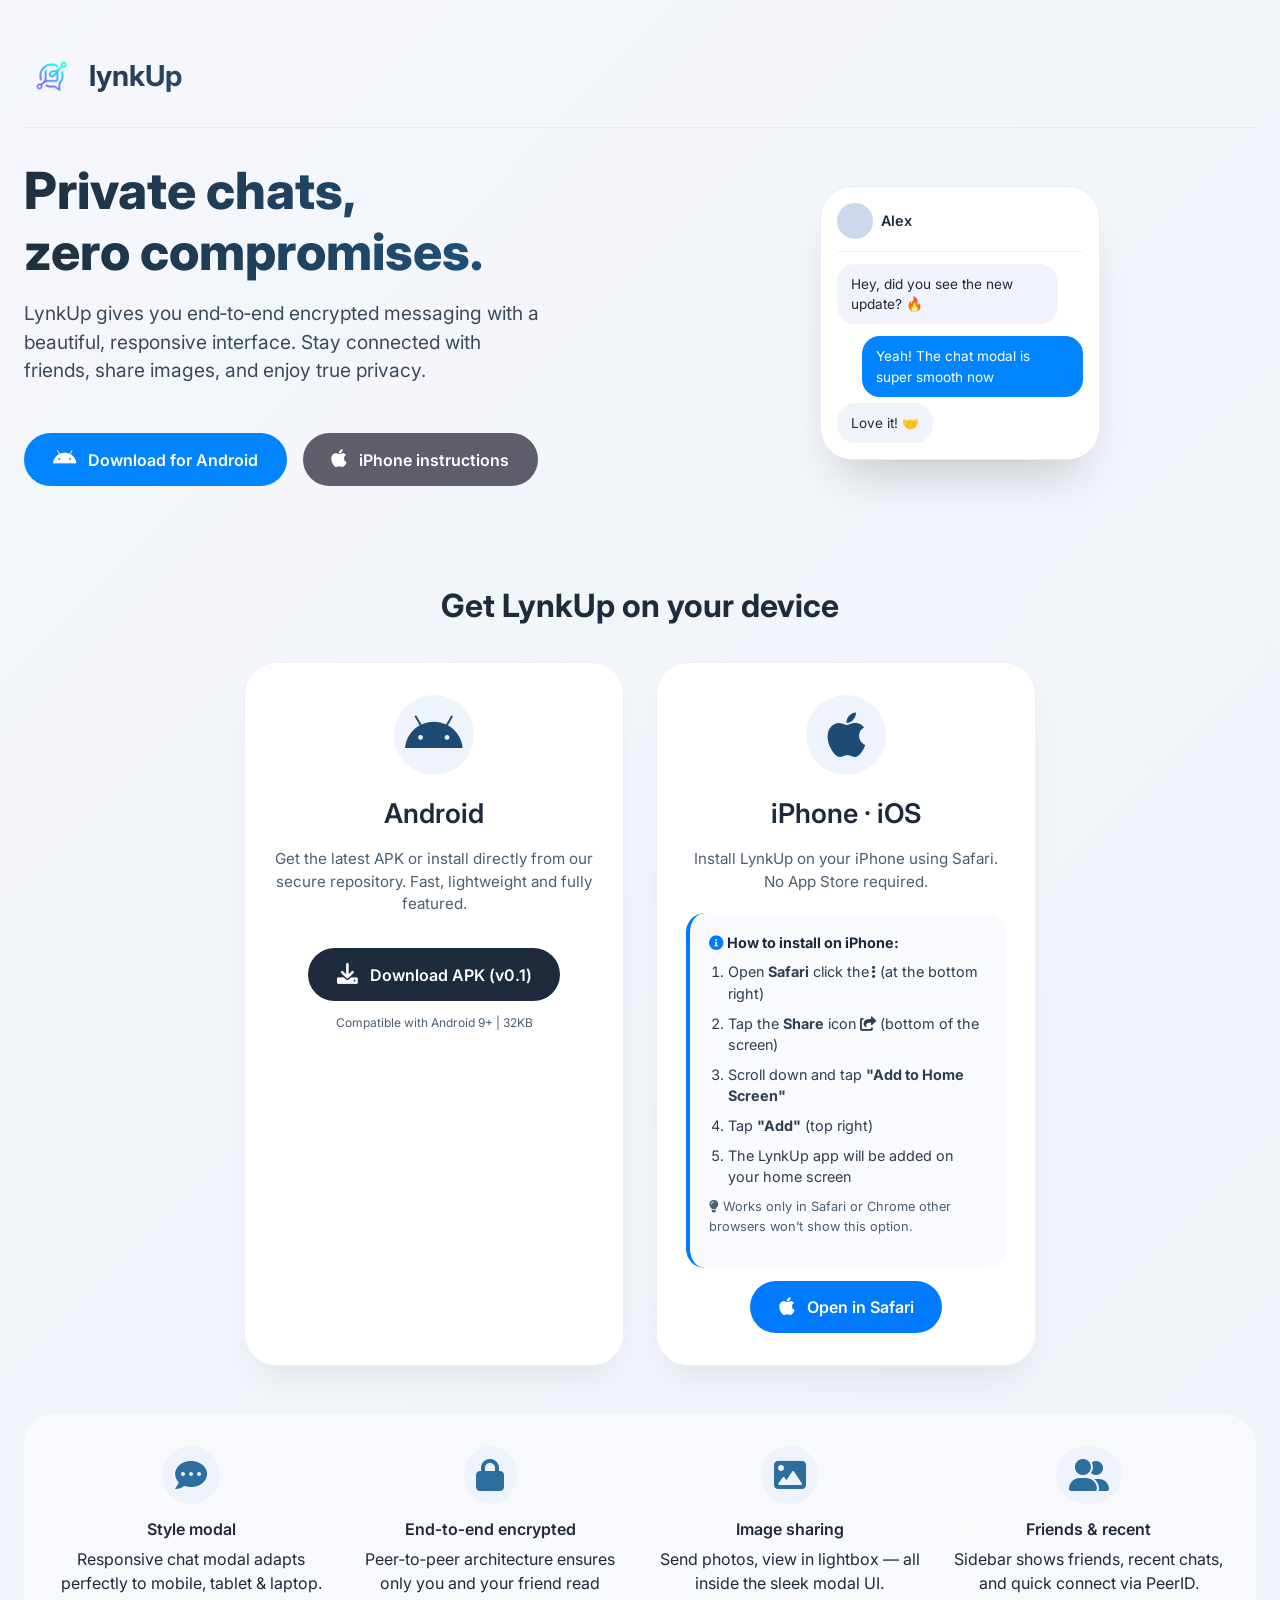
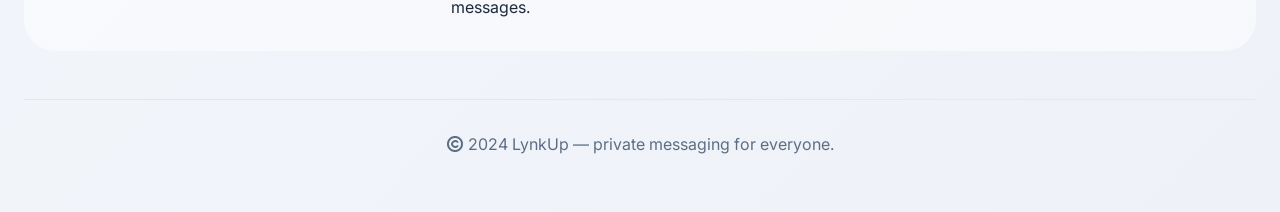
<file: templates/mll.html>
<!DOCTYPE html>
<html lang="en">
<head>
  <meta charset="UTF-8">
  <meta name="viewport" content="width=device-width, initial-scale=1.0, viewport-fit=cover">
  <title>LynkUp · Private Chat · Download Now</title>
  <!-- Google Fonts + Font Awesome -->
  <link href="https://fonts.googleapis.com/css2?family=Inter:opsz,wght@14..32,300;14..32,400;14..32,500;14..32,600;14..32,700&display=swap" rel="stylesheet">
  <link rel="stylesheet" href="https://cdnjs.cloudflare.com/ajax/libs/font-awesome/6.0.0-beta3/css/all.min.css">
  
  <link rel="manifest" href="/static/manifest.json">
  <meta name="theme-color" content="#111827">
  <meta name="apple-mobile-web-app-capable" content="yes">
  <meta name="apple-mobile-web-app-status-bar-style" content="#111827">
  <meta name="apple-mobile-web-app-title" content="LynkUp">
  <link rel="apple-touch-icon" href="/static/icons/icon-192.png">
  <style>
    * {
      margin: 0;
      padding: 0;
      box-sizing: border-box;
    }

    body {
      background: linear-gradient(135deg, #f5f7fc 0%, #eef2f8 100%);
      font-family: 'Inter', -apple-system, BlinkMacSystemFont, 'Segoe UI', Roboto, Helvetica, Arial, sans-serif;
      color: #1e293b;
      line-height: 1.5;
      overflow-x: hidden;
    }

    /* Custom container */
    .container {
      max-width: 1280px;
      margin: 0 auto;
      padding: 2rem 1.5rem;
    }

    /* header / nav */
    .navbar {
      display: flex;
      justify-content: space-between;
      align-items: center;
      flex-wrap: wrap;
      gap: 1rem;
      padding: 1rem 0 1.5rem;
      border-bottom: 1px solid rgba(0,0,0,0.05);
    }
    .logo {
      display: flex;
      align-items: center;
      gap: 10px;
      font-size: 1.8rem;
      font-weight: 700;
      background: linear-gradient(135deg, #1e2b3c, #2c4b6e);
      background-clip: text;
      -webkit-background-clip: text;
      color: transparent;
    }
    .logo i {
      background: none;
      color: #2c5f8a;
      font-size: 2rem;
    }
    .nav-links {
      display: flex;
      gap: 2rem;
    }
    .nav-links a {
      text-decoration: none;
      color: #4a5b6e;
      font-weight: 500;
      transition: 0.2s;
    }
    .nav-links a:hover { color: #1e4a76; }

    /* hero */
    .hero {
      display: flex;
      flex-wrap: wrap;
      align-items: center;
      justify-content: space-between;
      gap: 3rem;
      padding: 2rem 0 3rem;
    }
    .hero-text {
      flex: 1;
      min-width: 260px;
    }
    .hero-text h1 {
      font-size: 3.2rem;
      font-weight: 800;
      line-height: 1.2;
      background: linear-gradient(to right, #1f2f3f, #1e5a8a);
      background-clip: text;
      -webkit-background-clip: text;
      color: transparent;
      margin-bottom: 1rem;
    }
    .hero-text p {
      font-size: 1.2rem;
      color: #3a4a5c;
      margin: 1rem 0 1.8rem;
      max-width: 520px;
    }
    .hero-illustration {
      flex: 1;
      display: flex;
      justify-content: center;
      align-items: center;
    }
    .mockup-chat {
      background: #fff;
      border-radius: 32px;
      box-shadow: 0 30px 50px -20px rgba(0,0,0,0.2);
      padding: 1rem;
      width: 280px;
      background: #ffffff;
      border: 1px solid #e9eef3;
    }
    .mockup-header {
      display: flex;
      align-items: center;
      gap: 8px;
      padding-bottom: 12px;
      border-bottom: 1px solid #edf2f7;
    }
    .mockup-avatar {
      width: 36px;
      height: 36px;
      background: #ccd8ec;
      border-radius: 50%;
    }
    .mockup-name { font-weight: 600; font-size: 0.9rem; }
    .mockup-message {
      margin-top: 12px;
      background: #f0f4fa;
      border-radius: 18px;
      padding: 10px 14px;
      width: fit-content;
      max-width: 90%;
      font-size: 0.85rem;
    }
    .mockup-message.me {
      background: #0084ff;
      color: white;
      margin-left: auto;
    }

    /* download cards row */
    .download-section {
      margin: 3rem 0 2rem;
    }
    .section-title {
      text-align: center;
      font-size: 2rem;
      font-weight: 700;
      margin-bottom: 2rem;
      color: #1e2b3c;
    }
    .cards {
      display: flex;
      flex-wrap: wrap;
      gap: 2rem;
      justify-content: center;
    }
    .card {
      background: #ffffff;
      border-radius: 2rem;
      box-shadow: 0 20px 35px -12px rgba(0,0,0,0.08);
      flex: 1;
      min-width: 280px;
      max-width: 380px;
      padding: 2rem 1.8rem;
      transition: transform 0.2s ease, box-shadow 0.2s;
      border: 1px solid #eef2f8;
      text-align: center;
    }
    .card:hover {
      transform: translateY(-5px);
      box-shadow: 0 28px 40px -16px rgba(0,0,0,0.12);
    }
    .card-icon {
      font-size: 3.2rem;
      background: #eef3fc;
      width: 80px;
      height: 80px;
      display: flex;
      align-items: center;
      justify-content: center;
      border-radius: 60px;
      margin: 0 auto 1.2rem;
      color: #1e4a76;
    }
    .card h3 {
      font-size: 1.7rem;
      font-weight: 600;
      margin-bottom: 0.75rem;
    }
    .card p {
      color: #4b5f73;
      margin: 0.8rem 0;
      font-size: 0.95rem;
    }
    .download-btn {
      display: inline-flex;
      align-items: center;
      gap: 12px;
      background: #1e2b3c;
      color: white;
      text-decoration: none;
      font-weight: 600;
      padding: 0.9rem 1.8rem;
      border-radius: 60px;
      margin-top: 1.2rem;
      transition: 0.2s;
      border: none;
      cursor: pointer;
      font-size: 1rem;
    }
    .download-btn i { font-size: 1.3rem; }
    .download-btn:hover {
      background: #0f2c40;
      transform: scale(0.97);
    }
    .apple-instructions {
      background: #f8fafd;
      border-radius: 1.2rem;
      padding: 1.2rem;
      margin-top: 1.2rem;
      text-align: left;
      font-size: 0.9rem;
      border-left: 4px solid #007aff;
    }
    .apple-instructions ol {
      margin-left: 1.2rem;
      margin-top: 0.5rem;
      color: #2c3e50;
    }
    .apple-instructions li {
      margin: 0.5rem 0;
    }
    .beta-badge {
      background: #eef2ff;
      color: #2563eb;
      border-radius: 40px;
      padding: 0.2rem 0.9rem;
      font-size: 0.75rem;
      font-weight: 600;
      display: inline-block;
      margin-bottom: 1rem;
    }
    .feature-grid {
      display: flex;
      flex-wrap: wrap;
      gap: 1.8rem;
      justify-content: space-between;
      margin: 3rem 0;
      background: rgba(255,255,255,0.5);
      border-radius: 2rem;
      padding: 2rem;
    }
    .feature {
      flex: 1;
      min-width: 180px;
      text-align: center;
    }
    .feature i {
      font-size: 2rem;
      color: #2c6e9e;
      background: #eef2fa;
      padding: 0.8rem;
      border-radius: 50%;
    }
    .feature h4 { margin: 0.8rem 0 0.4rem; font-weight: 600; }

    footer {
      text-align: center;
      padding: 2rem 0 1.5rem;
      border-top: 1px solid #e2e8f0;
      margin-top: 2rem;
      color: #5d6e83;
    }

    @media (max-width: 800px) {
      .hero-text h1 { font-size: 2.5rem; }
      .container { padding: 1rem 1.2rem; }
      .navbar { flex-direction: column; align-items: flex-start; }
      .cards { flex-direction: column; align-items: center; }
      .feature-grid { flex-direction: column; align-items: center; gap: 2rem; }
    }
    @media (max-width: 480px) {
      .hero-text h1 { font-size: 2rem; }
      .download-btn { width: 100%; justify-content: center; }
    }

    /* toast / small feedback */
    .toast-msg {
      position: fixed;
      bottom: 20px;
      left: 50%;
      transform: translateX(-50%);
      background: #1e2b3c;
      color: white;
      padding: 10px 20px;
      border-radius: 60px;
      font-size: 0.9rem;
      z-index: 1000;
      opacity: 0;
      transition: opacity 0.2s;
      pointer-events: none;
    }
    
        .logo img {
  width: 55px;      /* adjust size */
  height: 55px;
  object-fit: cover;
}
  </style>
</head>
<body>

<div class="container">
  <!-- Navigation -->
  <div class="navbar">
    <div class="logo">
      <img src="/static/icons/icon-512.png">
      <span>lynkUp</span>
    </div>
  </div>

  <!-- Hero -->
  <div class="hero">
    <div class="hero-text">
      <h1>Private chats,<br>zero compromises.</h1>
      <p>LynkUp gives you end‑to‑end encrypted messaging with a beautiful, responsive interface. Stay connected with friends, share images, and enjoy true privacy.</p>
      <div style="display: flex; gap: 1rem; flex-wrap: wrap;">
        <a href="#android-download" class="download-btn" style="background: #0084ff;"><i class="fab fa-android"></i> Download for Android</a>
        <a href="#iphone-instructions" class="download-btn" style="background: #5e5e6b;"><i class="fab fa-apple"></i> iPhone instructions</a>
      </div>
    </div>
    <div class="hero-illustration">
      <div class="mockup-chat">
        <div class="mockup-header">
          <div class="mockup-avatar"></div>
          <div class="mockup-name">Alex</div>
        </div>
        <div class="mockup-message">Hey, did you see the new update? 🔥</div>
        <div class="mockup-message me">Yeah! The chat modal is super smooth now</div>
        <div class="mockup-message" style="margin-top: 6px;">Love it! 🤝</div>
      </div>
    </div>
  </div>

  <!-- Download Section (Android + iPhone) -->
  <div class="download-section" id="download-area">
    <h2 class="section-title">Get LynkUp on your device</h2>
    <div class="cards">
      <!-- Android Card -->
      <div class="card" id="android-download">
        <div class="card-icon"><i class="fab fa-android"></i></div>
        <h3>Android</h3>
        <p>Get the latest APK or install directly from our secure repository. Fast, lightweight and fully featured.</p>
        <a href="#" class="download-btn" id="androidDownloadBtn"><i class="fas fa-download"></i> Download APK (v0.1)</a>
        <p style="font-size: 0.75rem; margin-top: 0.8rem;">Compatible with Android 9+ | 32KB</p>
      </div>

      <!-- iPhone Card (special instructions) -->
<div class="card" id="iphone-instructions">
  <div class="card-icon"><i class="fab fa-apple"></i></div>
  <h3>iPhone · iOS</h3>

  <p>Install LynkUp on your iPhone using Safari. No App Store required.</p>

  <div class="apple-instructions">
    <i class="fas fa-info-circle" style="color: #007aff;"></i> 
    <strong>How to install on iPhone:</strong>

    <ol>
      <li>Open <strong>Safari</strong> click the<strong> <i class="fa-solid fa-ellipsis-vertical"></i></strong> (at the bottom right)</li>
      <li>Tap the <strong>Share</strong> icon <i class="fas fa-share-square"></i> (bottom of the screen)</li>
      <li>Scroll down and tap <strong>"Add to Home Screen"</strong></li>
      <li>Tap <strong>"Add"</strong> (top right)</li>
      <li>The LynkUp app will be added on your home screen</li>
    </ol>

    <p style="margin-top: 0.6rem; font-size: 0.8rem;">
      <i class="fas fa-lightbulb"></i> 
      Works only in Safari or Chrome other browsers won’t show this option.
    </p>
  </div>

  <a href="/" class="download-btn" style="background: #007aff; margin-top: 0.8rem;">
    <i class="fab fa-apple"></i> Open in Safari
  </a>
</div>
    </div>
  </div>

  <!-- Feature highlights -->
  <div class="feature-grid">
    <div class="feature">
      <i class="fas fa-comment-dots"></i>
      <h4>Style modal</h4>
      <p>Responsive chat modal adapts perfectly to mobile, tablet & laptop.</p>
    </div>
    <div class="feature">
      <i class="fas fa-lock"></i>
      <h4>End‑to‑end encrypted</h4>
      <p>Peer‑to‑peer architecture ensures only you and your friend read messages.</p>
    </div>
    <div class="feature">
      <i class="fas fa-image"></i>
      <h4>Image sharing</h4>
      <p>Send photos, view in lightbox — all inside the sleek modal UI.</p>
    </div>
    <div class="feature">
      <i class="fas fa-user-friends"></i>
      <h4>Friends & recent</h4>
      <p>Sidebar shows friends, recent chats, and quick connect via PeerID.</p>
    </div>
  </div>

  <footer>
    <p><i class="far fa-copyright"></i> 2024 LynkUp — private messaging for everyone. </p>
  </footer>
</div>

<div id="toastMessage" class="toast-msg"></div>

<script>
  // Interactive demo: show feedback for download buttons (since actual APK/TestFlight links can be replaced)
  const androidBtn = document.getElementById('androidDownloadBtn');
  const iosTestflight = document.getElementById('iosTestflightBtn');
  const testflightLink = document.getElementById('testflightLink');
  const toastDiv = document.getElementById('toastMessage');

  function showToast(message, isSuccess = true) {
    toastDiv.textContent = message;
    toastDiv.style.opacity = '1';
    toastDiv.style.backgroundColor = isSuccess ? '#1e2b3c' : '#b91c1c';
    setTimeout(() => {
      toastDiv.style.opacity = '0';
    }, 2800);
  }
  
if ("serviceWorker" in navigator) {
  navigator.serviceWorker.register("/sw.js")
    .then(() => console.log("SW registered"))
    .catch(err => console.log(err));
}

let deferredPrompt;

window.addEventListener("beforeinstallprompt", (e) => {
  e.preventDefault(); // Prevent automatic popup
  deferredPrompt = e;
});

async function installApp() {
  if (!deferredPrompt) return;

  deferredPrompt.prompt();
  const { outcome } = await deferredPrompt.userChoice;
  console.log("Install result:", outcome);

  deferredPrompt = null;
}

  // Android download simulation (replace with actual APK URL)
  androidBtn.addEventListener('click', async (e) => {
    e.preventDefault();
    
    showToast('Download started: LynkUp_v0.5.apk');
    await installApp();
  });

  // iOS TestFlight simulation + instructions
  iosTestflight.addEventListener('click', (e) => {
    e.preventDefault();
    showToast('🍎 Opening TestFlight invite link (demo). In production, redirect to TestFlight public link.');
    // For real implementation: window.open('https://testflight.apple.com/join/xxxxx', '_blank');
  });

  testflightLink.addEventListener('click', (e) => {
    e.preventDefault();
    showToast('🔗 TestFlight invite: lynk.beta/invite (copy link manually or use official invite)');
  });

  // Smooth scroll when clicking on nav / hero buttons
  document.querySelectorAll('a[href^="#"]').forEach(anchor => {
    anchor.addEventListener('click', function(e) {
      const targetId = this.getAttribute('href');
      if (targetId === '#') return;
      const targetEl = document.querySelector(targetId);
      if (targetEl) {
        e.preventDefault();
        targetEl.scrollIntoView({ behavior: 'smooth', block: 'start' });
      }
    });
  });

  // Additional small animation for cards
  const cards = document.querySelectorAll('.card');
  const observer = new IntersectionObserver((entries) => {
    entries.forEach(entry => {
      if (entry.isIntersecting) {
        entry.target.style.opacity = '1';
        entry.target.style.transform = 'translateY(0)';
      }
    });
  }, { threshold: 0.2 });
  cards.forEach(card => {
    card.style.opacity = '0';
    card.style.transform = 'translateY(20px)';
    card.style.transition = 'opacity 0.4s ease, transform 0.4s ease';
    observer.observe(card);
  });
</script>
</body>
</html>
</file>
